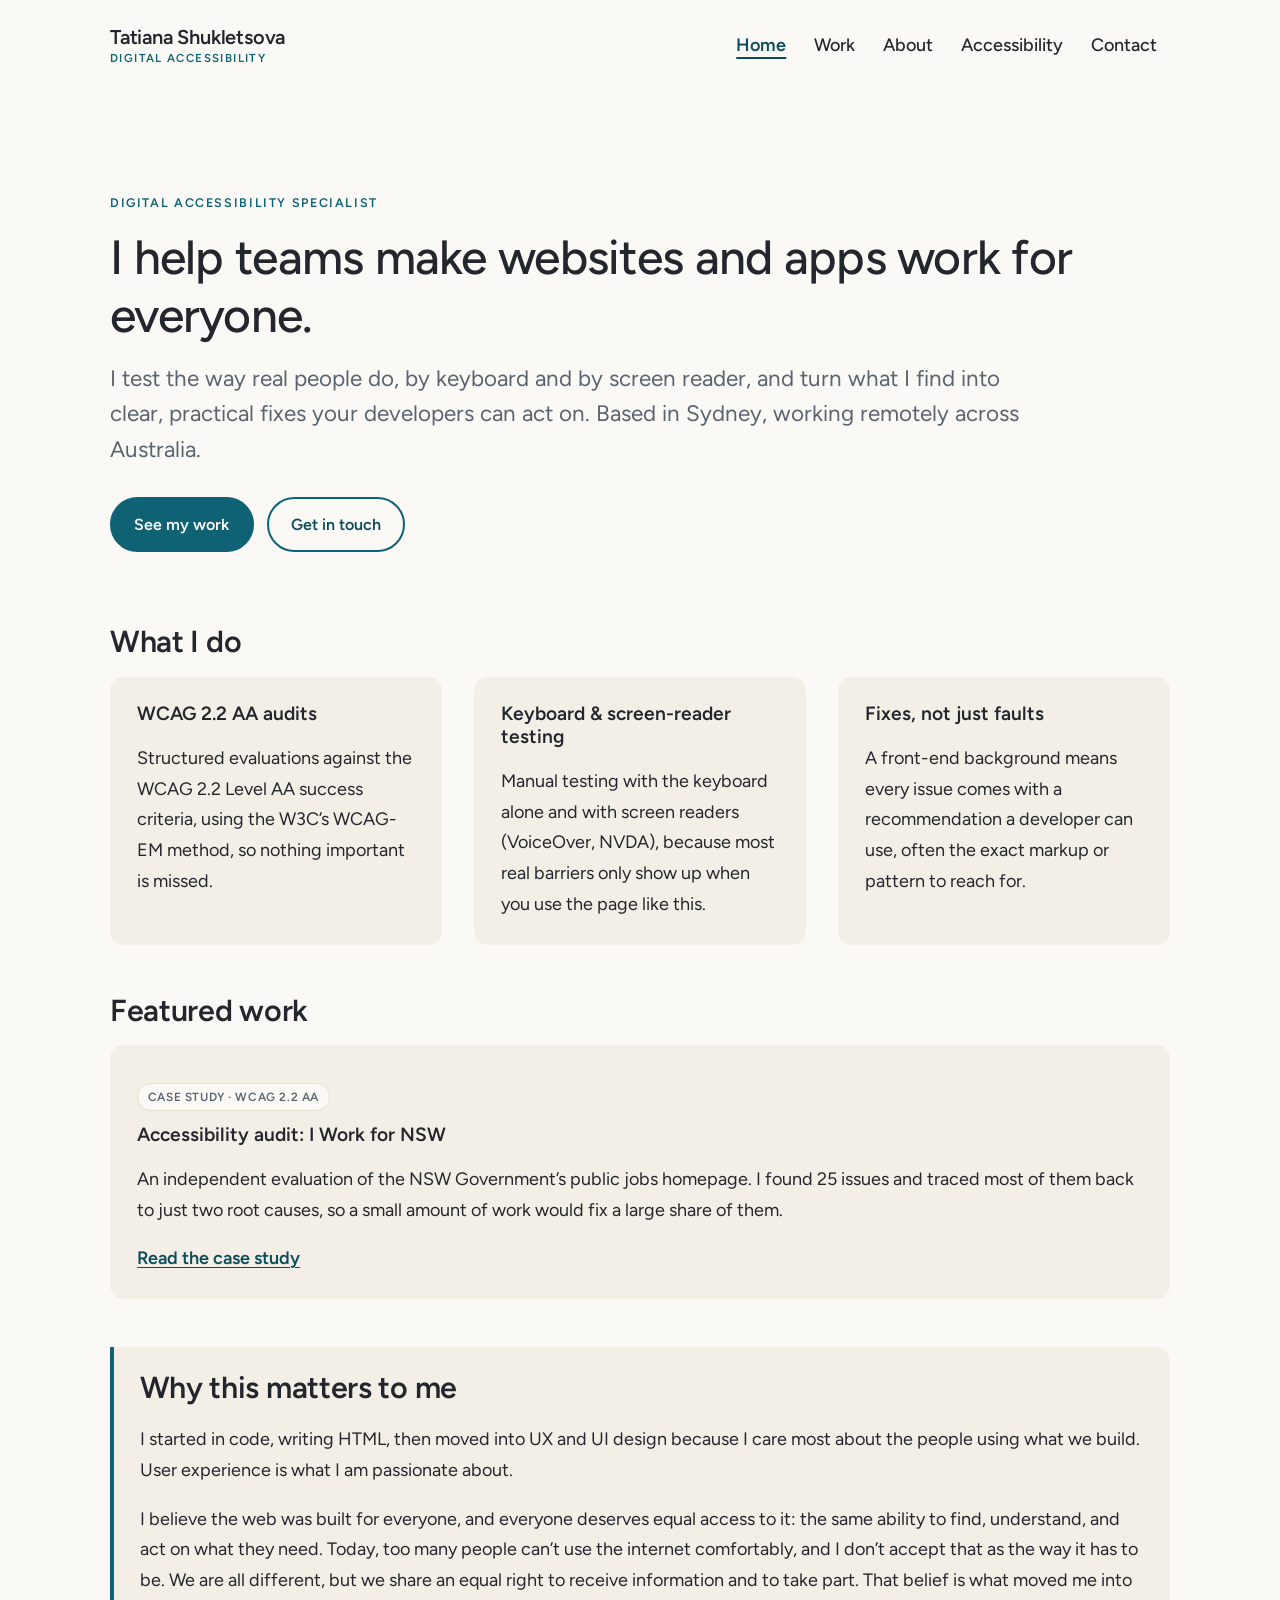
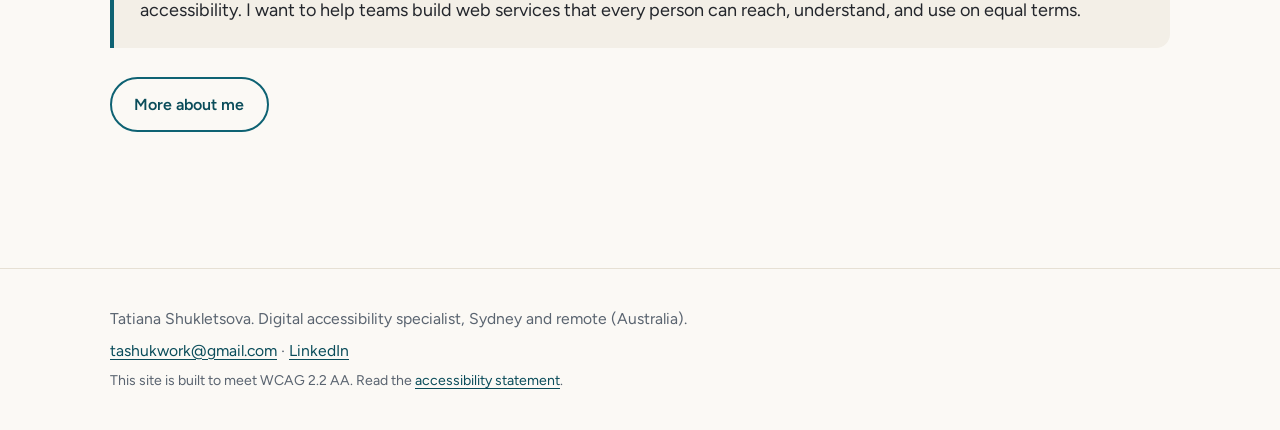
<file: index.html>
<!DOCTYPE html>
<html lang="en-AU">
<head>
  <meta charset="utf-8">
  <meta name="viewport" content="width=device-width, initial-scale=1">
  <title>Tatiana Shukletsova | Digital accessibility specialist</title>
  <meta name="description" content="Digital accessibility specialist in Sydney and remote across Australia. WCAG 2.2 AA audits, keyboard and screen-reader testing, and clear fixes developers can use.">
  <link rel="stylesheet" href="assets/style.css?v=3">
</head>
<body>
  <a class="skip-link" href="#main">Skip to main content</a>

  <header class="site-header">
    <div class="wrap header-inner">
      <a class="brand" href="index.html">Tatiana Shukletsova<span class="brand-sub">Digital accessibility</span></a>
      <nav class="site-nav" aria-label="Primary">
        <ul>
          <li><a href="index.html" aria-current="page">Home</a></li>
          <li><a href="work.html">Work</a></li>
          <li><a href="about.html">About</a></li>
          <li><a href="accessibility.html">Accessibility</a></li>
          <li><a href="contact.html">Contact</a></li>
        </ul>
      </nav>
    </div>
  </header>

  <main id="main" tabindex="-1" class="wrap">
    <section class="hero">
      <p class="eyebrow">Digital accessibility specialist</p>
      <h1>I help teams make websites and apps work for everyone.</h1>
      <p class="lede">I test the way real people do, by keyboard and by screen reader, and turn what I find into clear, practical fixes your developers can act on. Based in Sydney, working remotely across Australia.</p>
      <div class="btn-row">
        <a class="btn btn-primary" href="work.html">See my work</a>
        <a class="btn btn-ghost" href="contact.html">Get in touch</a>
      </div>
    </section>

    <section class="section" aria-labelledby="what-h">
      <h2 id="what-h">What I do</h2>
      <div class="grid cols-3">
        <div class="card">
          <h3>WCAG 2.2 AA audits</h3>
          <p>Structured evaluations against the WCAG&nbsp;2.2 Level&nbsp;AA success criteria, using the W3C&rsquo;s WCAG-EM method, so nothing important is missed.</p>
        </div>
        <div class="card">
          <h3>Keyboard &amp; screen-reader testing</h3>
          <p>Manual testing with the keyboard alone and with screen readers (VoiceOver, NVDA), because most real barriers only show up when you use the page like this.</p>
        </div>
        <div class="card">
          <h3>Fixes, not just faults</h3>
          <p>A front-end background means every issue comes with a recommendation a developer can use, often the exact markup or pattern to reach for.</p>
        </div>
      </div>
    </section>

    <section class="section" aria-labelledby="featured-h">
      <h2 id="featured-h">Featured work</h2>
      <a class="card-link" href="case-iworkfornsw.html">
        <div class="card">
          <p class="tag">Case study &middot; WCAG 2.2 AA</p>
          <h3>Accessibility audit: I Work for NSW</h3>
          <p>An independent evaluation of the NSW Government&rsquo;s public jobs homepage. I found 25 issues and traced most of them back to just two root causes, so a small amount of work would fix a large share of them.</p>
          <p class="more">Read the case study</p>
        </div>
      </a>
    </section>

    <section class="section" aria-labelledby="why-h">
      <div class="callout">
        <h2 id="why-h">Why this matters to me</h2>
        <p>I started in code, writing HTML, then moved into UX and UI design because I care most about the people using what we build. User experience is what I am passionate about.</p>
        <p>I believe the web was built for everyone, and everyone deserves equal access to it: the same ability to find, understand, and act on what they need. Today, too many people can&rsquo;t use the internet comfortably, and I don&rsquo;t accept that as the way it has to be. We are all different, but we share an equal right to receive information and to take part. That belief is what moved me into accessibility. I want to help teams build web services that every person can reach, understand, and use on equal terms.</p>
      </div>
      <div class="btn-row">
        <a class="btn btn-ghost" href="about.html">More about me</a>
      </div>
    </section>
  </main>

  <footer class="site-footer">
    <div class="wrap">
      <p>Tatiana Shukletsova. Digital accessibility specialist, Sydney and remote (Australia).</p>
      <p><a href="mailto:tashukwork@gmail.com">tashukwork@gmail.com</a> &middot; <a href="https://www.linkedin.com/in/tatianashuk">LinkedIn</a></p>
      <p class="fineprint">This site is built to meet WCAG&nbsp;2.2&nbsp;AA. Read the <a href="accessibility.html">accessibility statement</a>.</p>
    </div>
  </footer>
</body>
</html>
</file>
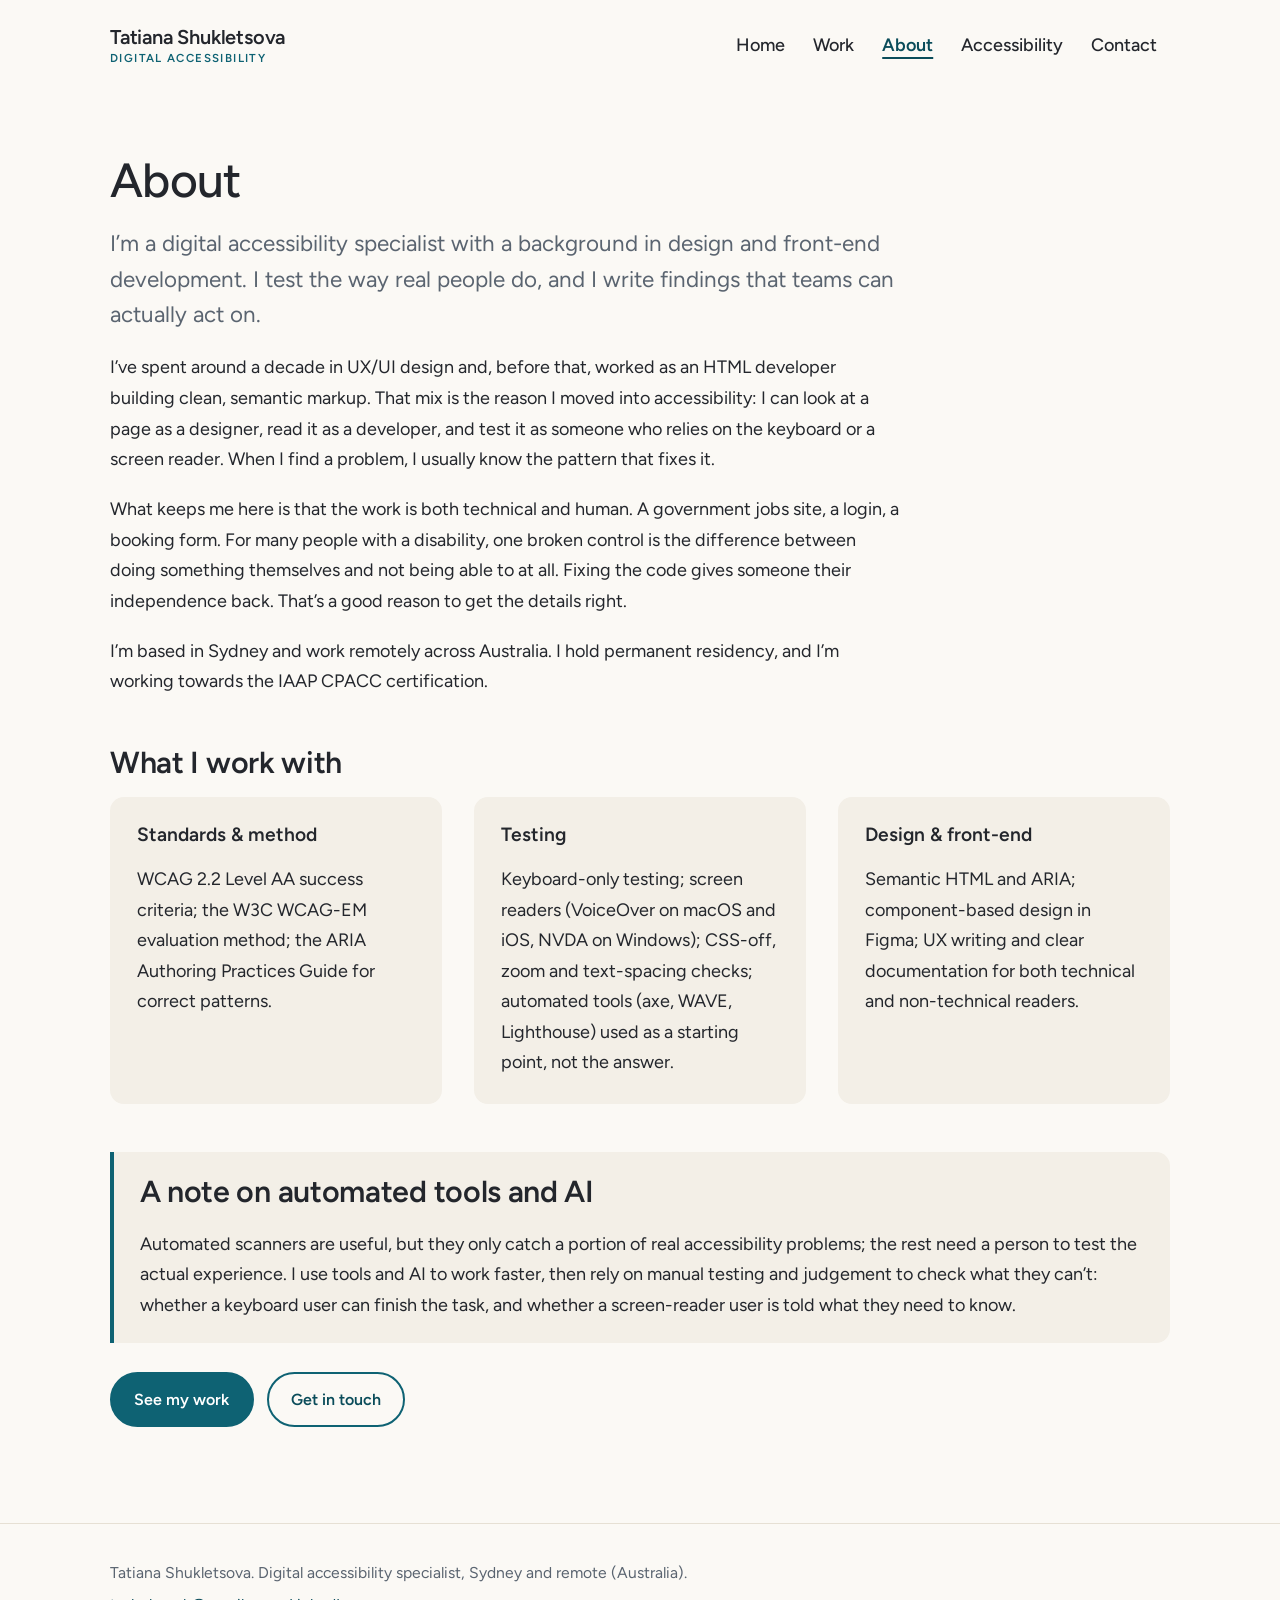
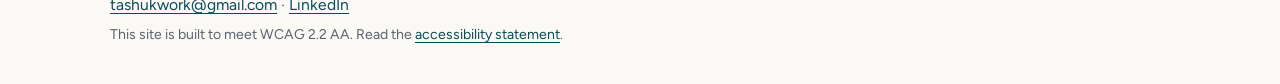
<file: about.html>
<!DOCTYPE html>
<html lang="en-AU">
<head>
  <meta charset="utf-8">
  <meta name="viewport" content="width=device-width, initial-scale=1">
  <title>About | Tatiana Shukletsova</title>
  <meta name="description" content="Tatiana Shukletsova is a digital accessibility specialist with a background in UX/UI design and front-end development, based in Sydney and working remotely across Australia.">
  <link rel="stylesheet" href="assets/style.css?v=3">
</head>
<body>
  <a class="skip-link" href="#main">Skip to main content</a>

  <header class="site-header">
    <div class="wrap header-inner">
      <a class="brand" href="index.html">Tatiana Shukletsova<span class="brand-sub">Digital accessibility</span></a>
      <nav class="site-nav" aria-label="Primary">
        <ul>
          <li><a href="index.html">Home</a></li>
          <li><a href="work.html">Work</a></li>
          <li><a href="about.html" aria-current="page">About</a></li>
          <li><a href="accessibility.html">Accessibility</a></li>
          <li><a href="contact.html">Contact</a></li>
        </ul>
      </nav>
    </div>
  </header>

  <main id="main" tabindex="-1" class="wrap">
    <h1>About</h1>
    <div class="prose">
      <p class="lede">I&rsquo;m a digital accessibility specialist with a background in design and front-end development. I test the way real people do, and I write findings that teams can actually act on.</p>

      <p>I&rsquo;ve spent around a decade in UX/UI design and, before that, worked as an HTML developer building clean, semantic markup. That mix is the reason I moved into accessibility: I can look at a page as a designer, read it as a developer, and test it as someone who relies on the keyboard or a screen reader. When I find a problem, I usually know the pattern that fixes it.</p>

      <p>What keeps me here is that the work is both technical and human. A government jobs site, a login, a booking form. For many people with a disability, one broken control is the difference between doing something themselves and not being able to at all. Fixing the code gives someone their independence back. That&rsquo;s a good reason to get the details right.</p>

      <p>I&rsquo;m based in Sydney and work remotely across Australia. I hold permanent residency, and I&rsquo;m working towards the IAAP CPACC certification.</p>
    </div>

    <section class="section" aria-labelledby="skills-h">
      <h2 id="skills-h">What I work with</h2>
      <div class="grid cols-3">
        <div class="card">
          <h3>Standards &amp; method</h3>
          <p>WCAG&nbsp;2.2 Level&nbsp;AA success criteria; the W3C WCAG-EM evaluation method; the ARIA Authoring Practices Guide for correct patterns.</p>
        </div>
        <div class="card">
          <h3>Testing</h3>
          <p>Keyboard-only testing; screen readers (VoiceOver on macOS and iOS, NVDA on Windows); CSS-off, zoom and text-spacing checks; automated tools (axe, WAVE, Lighthouse) used as a starting point, not the answer.</p>
        </div>
        <div class="card">
          <h3>Design &amp; front-end</h3>
          <p>Semantic HTML and ARIA; component-based design in Figma; UX writing and clear documentation for both technical and non-technical readers.</p>
        </div>
      </div>
    </section>

    <div class="callout">
      <h2>A note on automated tools and AI</h2>
      <p>Automated scanners are useful, but they only catch a portion of real accessibility problems; the rest need a person to test the actual experience. I use tools and AI to work faster, then rely on manual testing and judgement to check what they can&rsquo;t: whether a keyboard user can finish the task, and whether a screen-reader user is told what they need to know.</p>
    </div>

    <div class="btn-row">
      <a class="btn btn-primary" href="work.html">See my work</a>
      <a class="btn btn-ghost" href="contact.html">Get in touch</a>
    </div>
  </main>

  <footer class="site-footer">
    <div class="wrap">
      <p>Tatiana Shukletsova. Digital accessibility specialist, Sydney and remote (Australia).</p>
      <p><a href="mailto:tashukwork@gmail.com">tashukwork@gmail.com</a> &middot; <a href="https://www.linkedin.com/in/tatianashuk">LinkedIn</a></p>
      <p class="fineprint">This site is built to meet WCAG&nbsp;2.2&nbsp;AA. Read the <a href="accessibility.html">accessibility statement</a>.</p>
    </div>
  </footer>
</body>
</html>
</file>
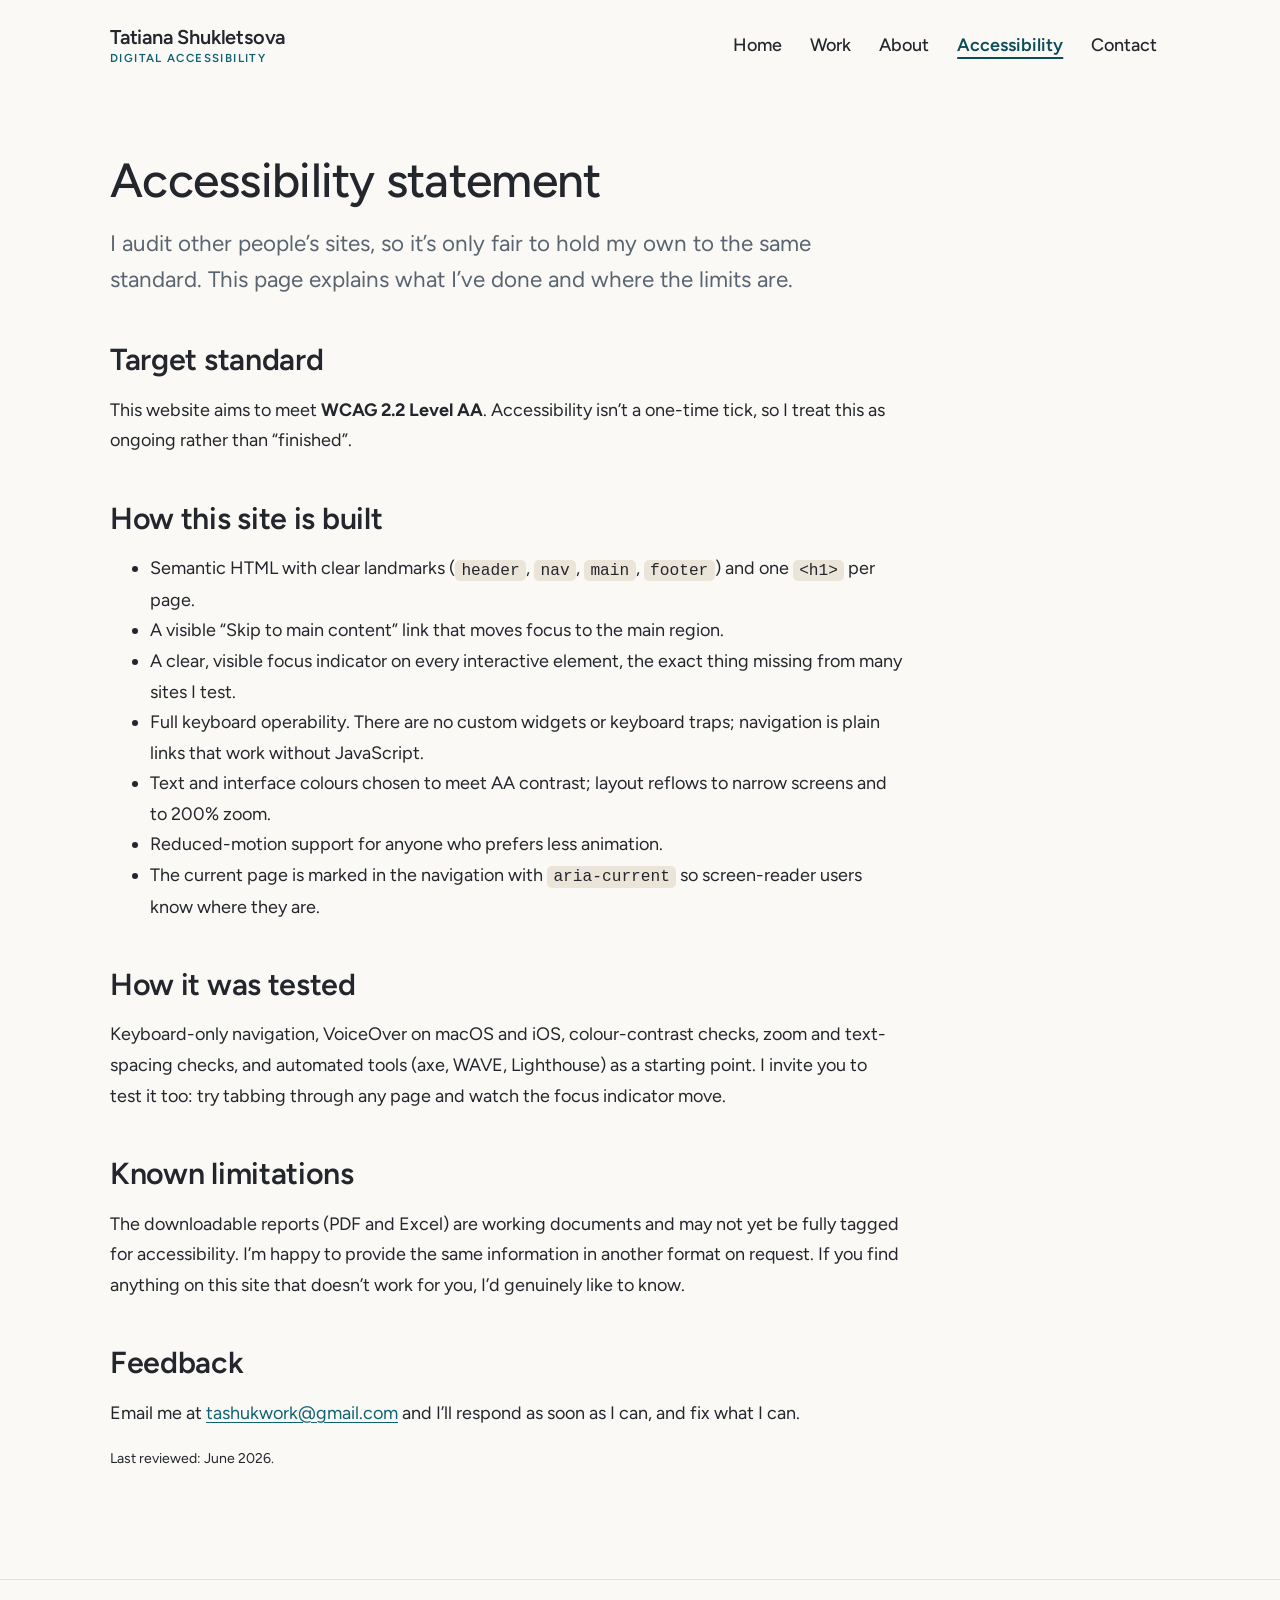
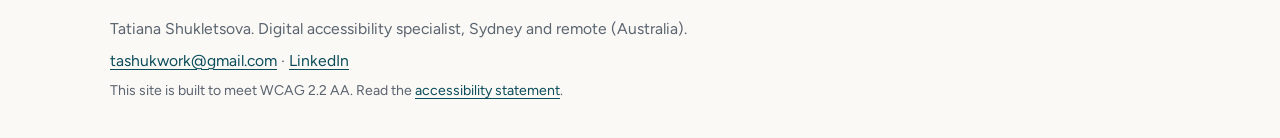
<file: accessibility.html>
<!DOCTYPE html>
<html lang="en-AU">
<head>
  <meta charset="utf-8">
  <meta name="viewport" content="width=device-width, initial-scale=1">
  <title>Accessibility statement | Tatiana Shukletsova</title>
  <meta name="description" content="Accessibility statement for Tatiana Shukletsova's portfolio: target standard, measures taken, known limitations, and how to give feedback.">
  <link rel="stylesheet" href="assets/style.css?v=3">
</head>
<body>
  <a class="skip-link" href="#main">Skip to main content</a>

  <header class="site-header">
    <div class="wrap header-inner">
      <a class="brand" href="index.html">Tatiana Shukletsova<span class="brand-sub">Digital accessibility</span></a>
      <nav class="site-nav" aria-label="Primary">
        <ul>
          <li><a href="index.html">Home</a></li>
          <li><a href="work.html">Work</a></li>
          <li><a href="about.html">About</a></li>
          <li><a href="accessibility.html" aria-current="page">Accessibility</a></li>
          <li><a href="contact.html">Contact</a></li>
        </ul>
      </nav>
    </div>
  </header>

  <main id="main" tabindex="-1" class="wrap">
    <h1>Accessibility statement</h1>
    <div class="prose">
      <p class="lede">I audit other people&rsquo;s sites, so it&rsquo;s only fair to hold my own to the same standard. This page explains what I&rsquo;ve done and where the limits are.</p>

      <h2>Target standard</h2>
      <p>This website aims to meet <strong>WCAG&nbsp;2.2 Level&nbsp;AA</strong>. Accessibility isn&rsquo;t a one-time tick, so I treat this as ongoing rather than &ldquo;finished&rdquo;.</p>

      <h2>How this site is built</h2>
      <ul>
        <li>Semantic HTML with clear landmarks (<code>header</code>, <code>nav</code>, <code>main</code>, <code>footer</code>) and one <code>&lt;h1&gt;</code> per page.</li>
        <li>A visible &ldquo;Skip to main content&rdquo; link that moves focus to the main region.</li>
        <li>A clear, visible focus indicator on every interactive element, the exact thing missing from many sites I test.</li>
        <li>Full keyboard operability. There are no custom widgets or keyboard traps; navigation is plain links that work without JavaScript.</li>
        <li>Text and interface colours chosen to meet AA contrast; layout reflows to narrow screens and to 200% zoom.</li>
        <li>Reduced-motion support for anyone who prefers less animation.</li>
        <li>The current page is marked in the navigation with <code>aria-current</code> so screen-reader users know where they are.</li>
      </ul>

      <h2>How it was tested</h2>
      <p>Keyboard-only navigation, VoiceOver on macOS and iOS, colour-contrast checks, zoom and text-spacing checks, and automated tools (axe, WAVE, Lighthouse) as a starting point. I invite you to test it too: try tabbing through any page and watch the focus indicator move.</p>

      <h2>Known limitations</h2>
      <p>The downloadable reports (PDF and Excel) are working documents and may not yet be fully tagged for accessibility. I&rsquo;m happy to provide the same information in another format on request. If you find anything on this site that doesn&rsquo;t work for you, I&rsquo;d genuinely like to know.</p>

      <h2>Feedback</h2>
      <p>Email me at <a href="mailto:tashukwork@gmail.com">tashukwork@gmail.com</a> and I&rsquo;ll respond as soon as I can, and fix what I can.</p>

      <p class="fineprint">Last reviewed: June&nbsp;2026.</p>
    </div>
  </main>

  <footer class="site-footer">
    <div class="wrap">
      <p>Tatiana Shukletsova. Digital accessibility specialist, Sydney and remote (Australia).</p>
      <p><a href="mailto:tashukwork@gmail.com">tashukwork@gmail.com</a> &middot; <a href="https://www.linkedin.com/in/tatianashuk">LinkedIn</a></p>
      <p class="fineprint">This site is built to meet WCAG&nbsp;2.2&nbsp;AA. Read the <a href="accessibility.html">accessibility statement</a>.</p>
    </div>
  </footer>
</body>
</html>
</file>
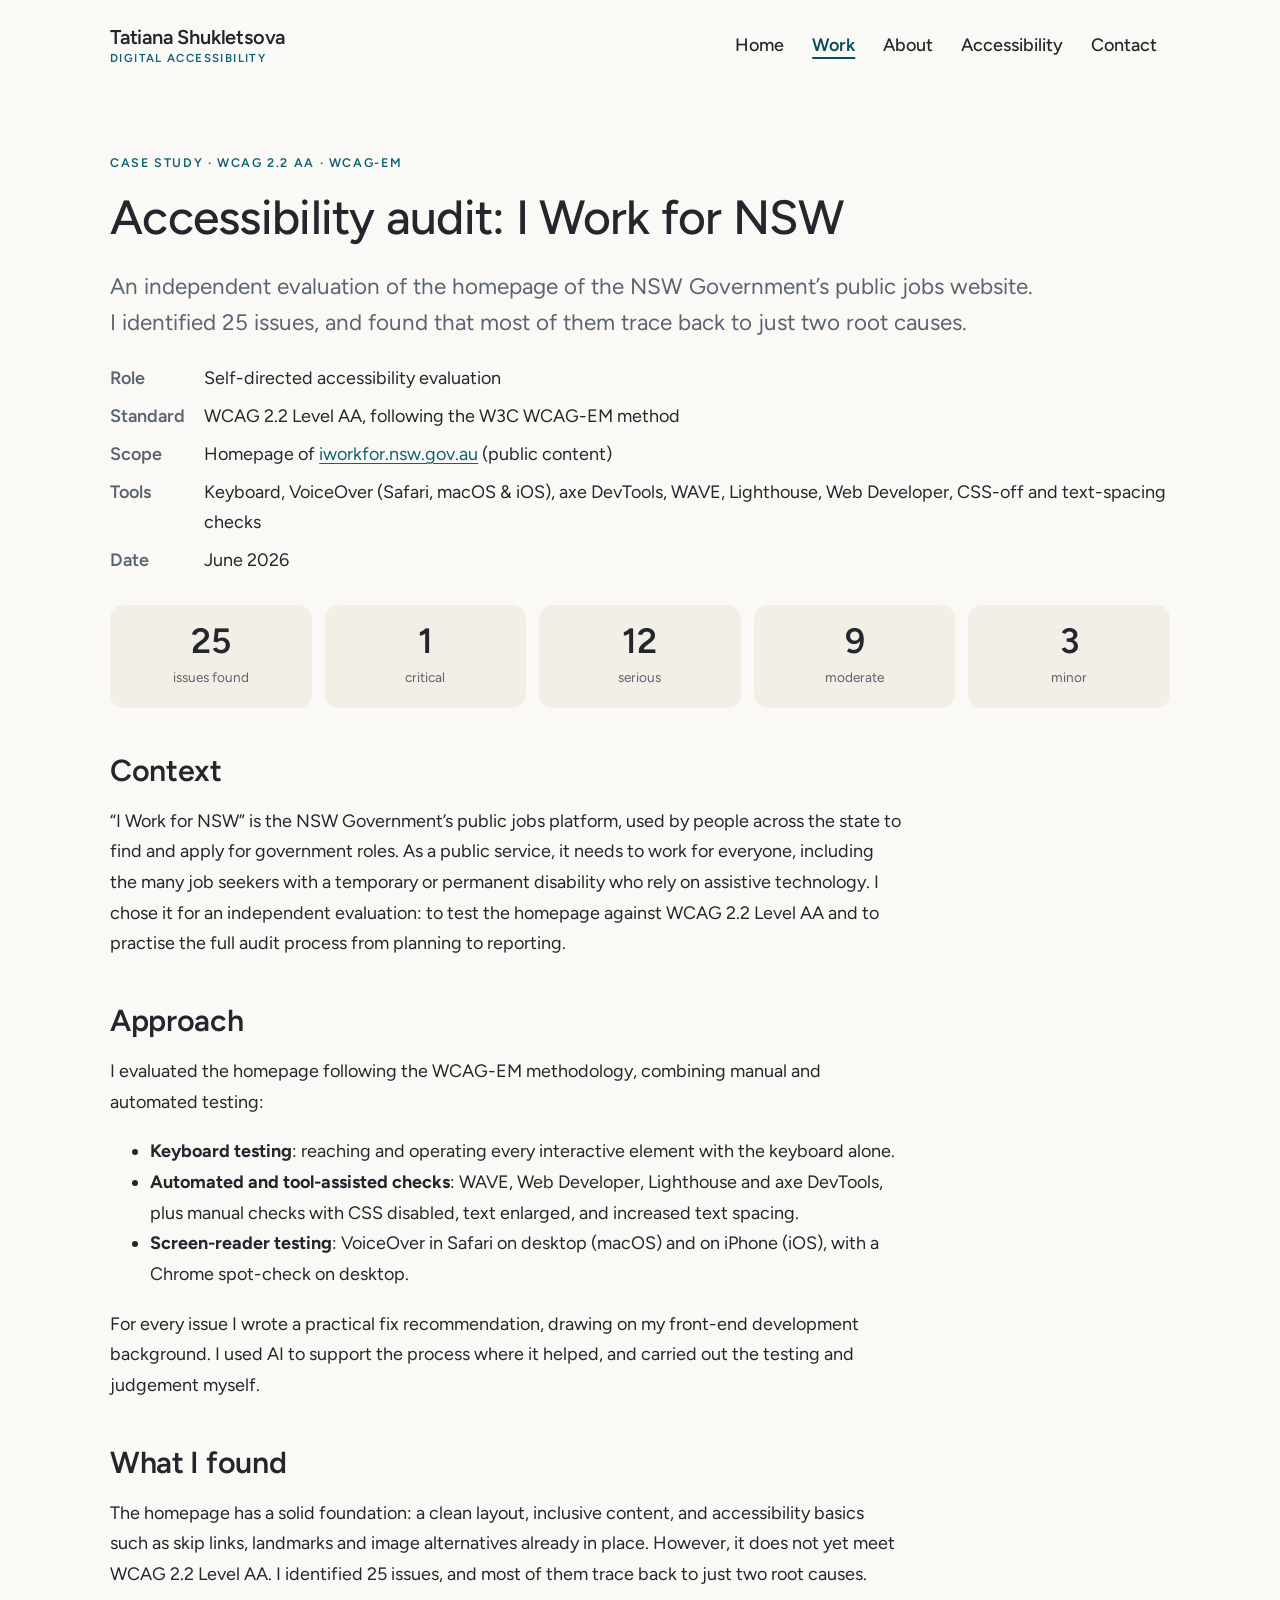
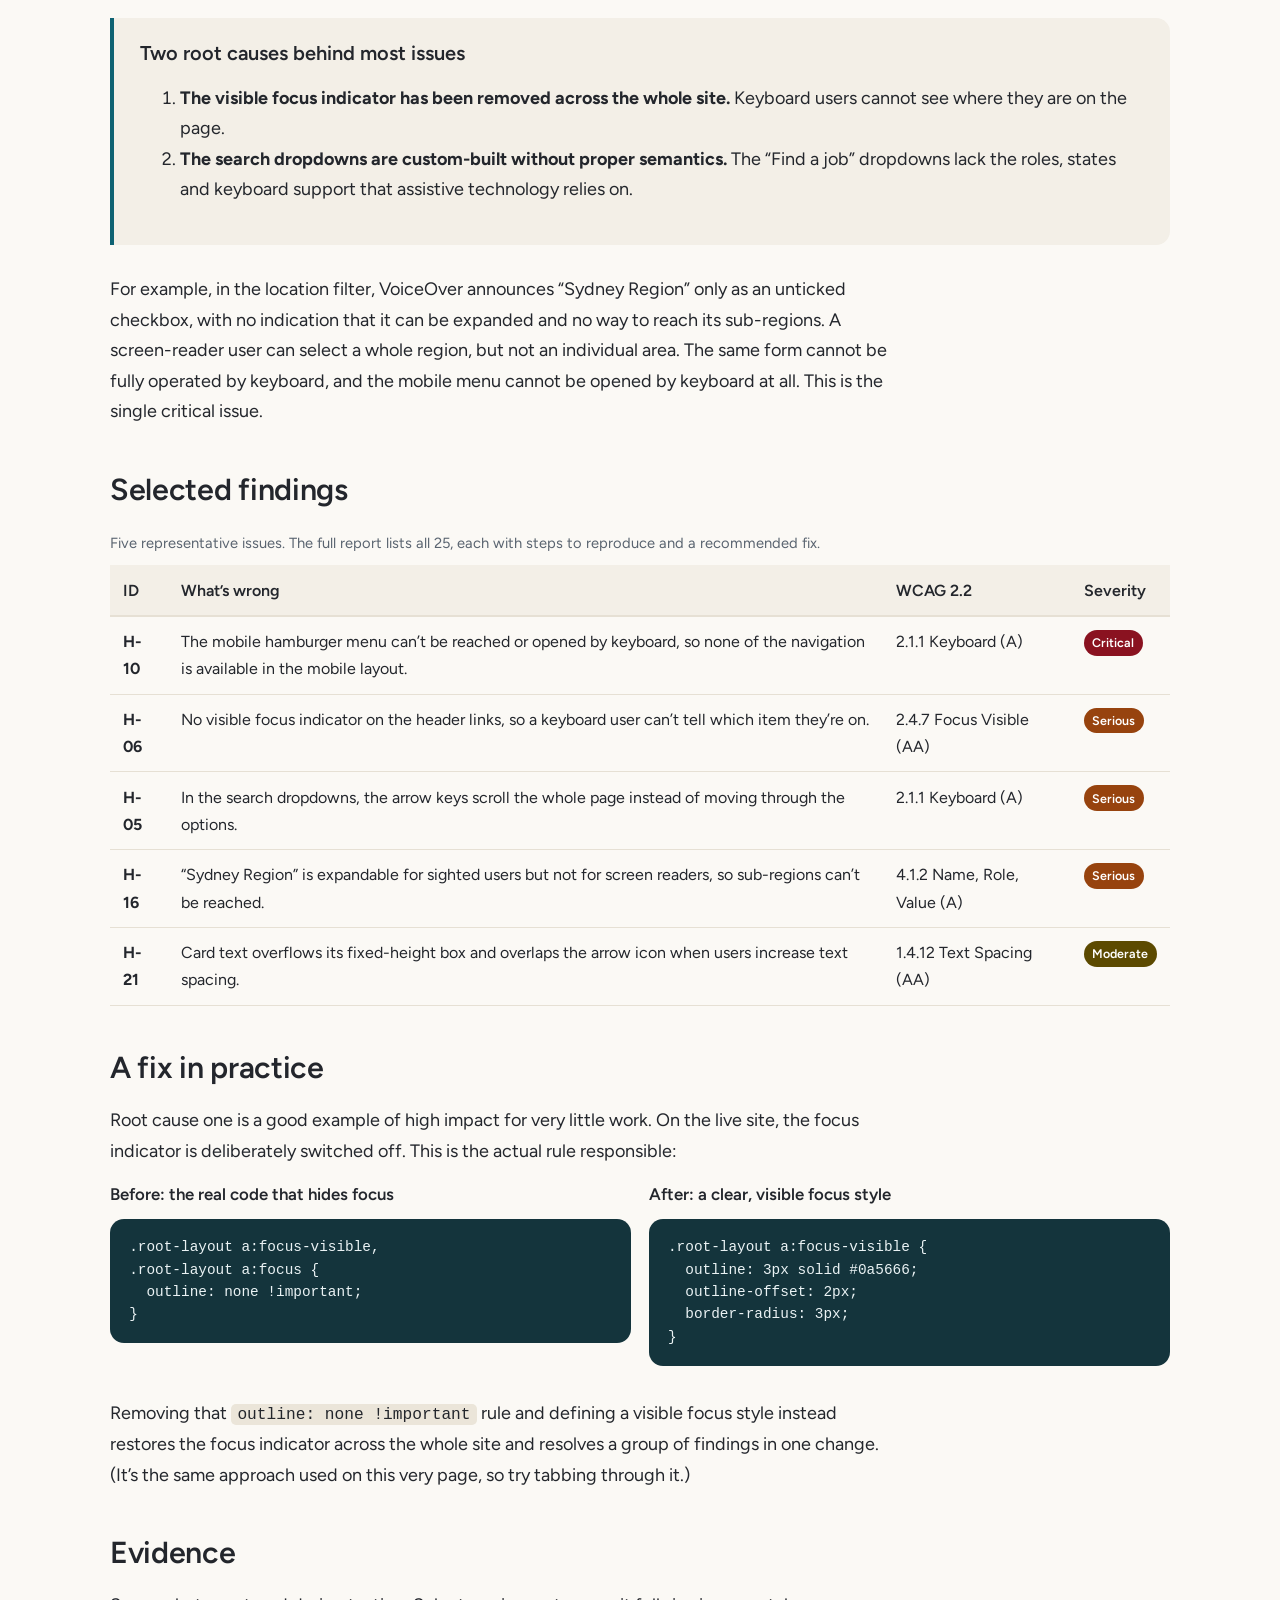
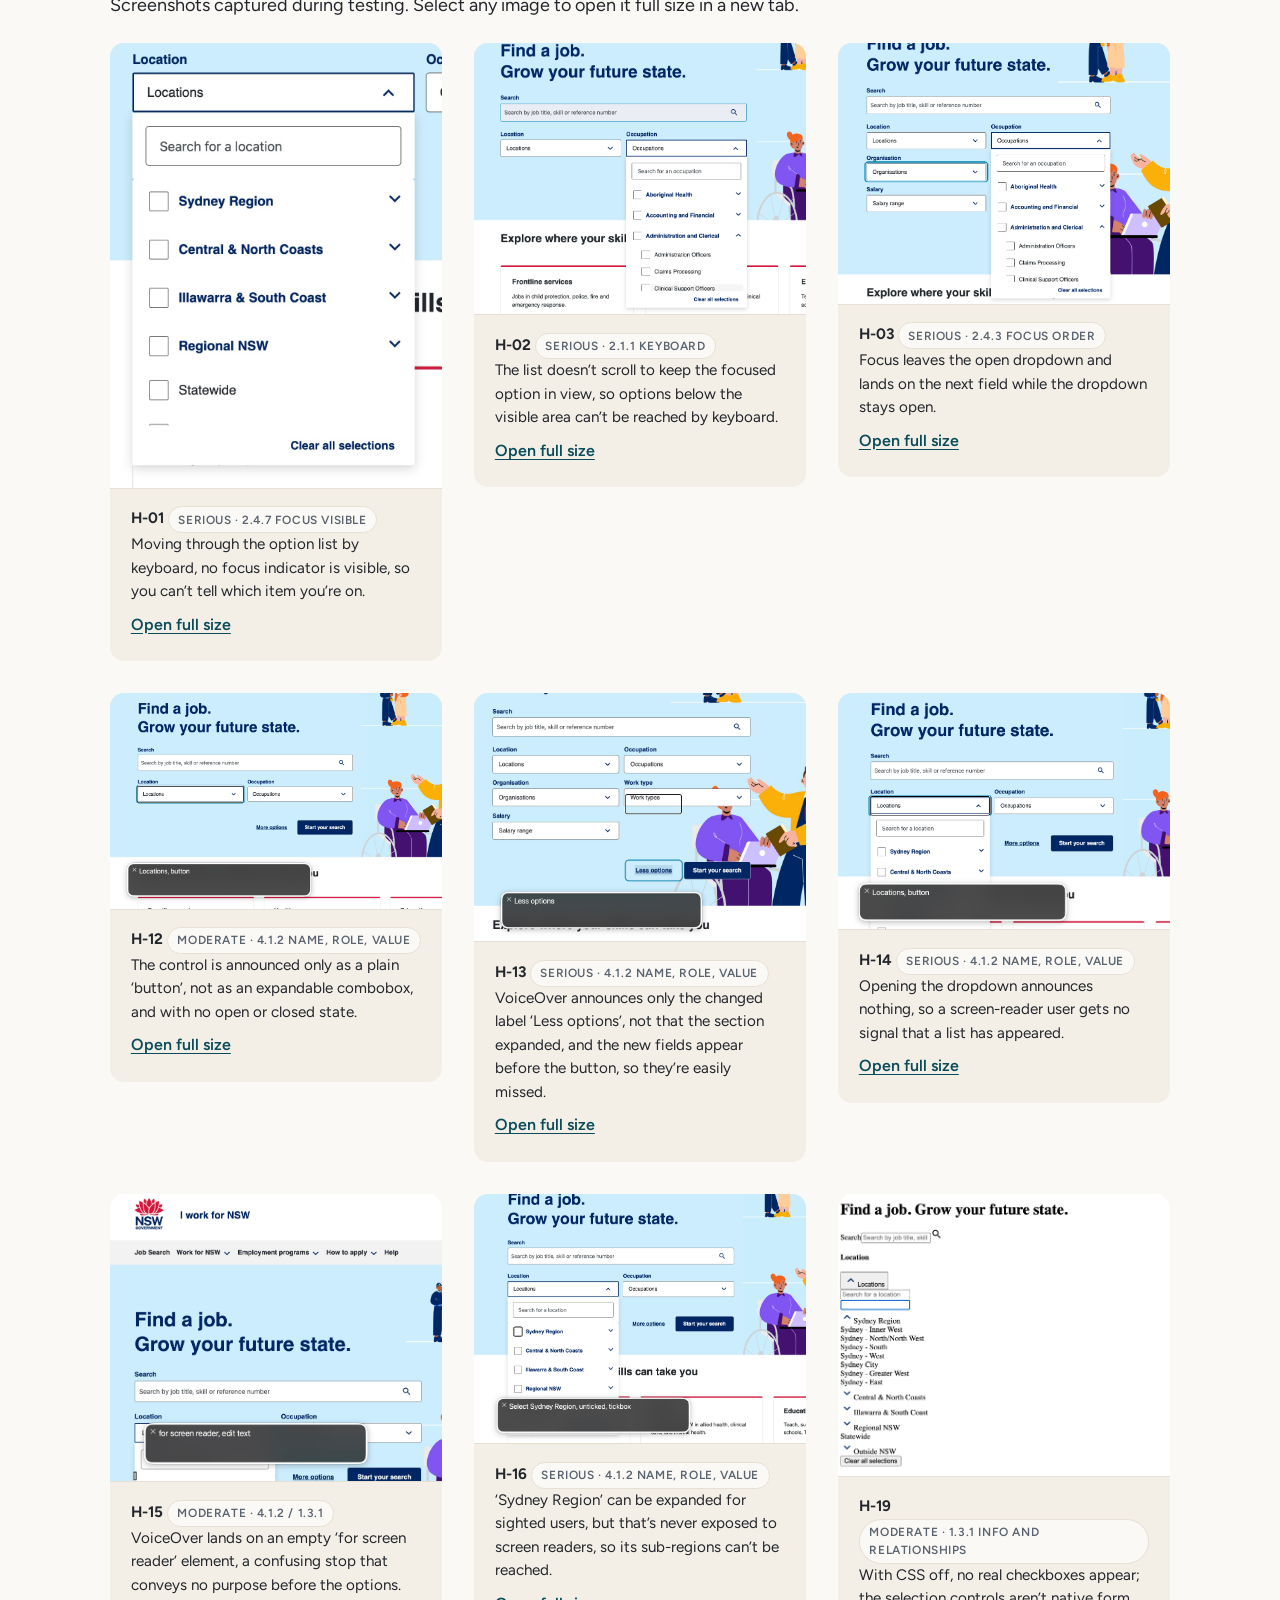
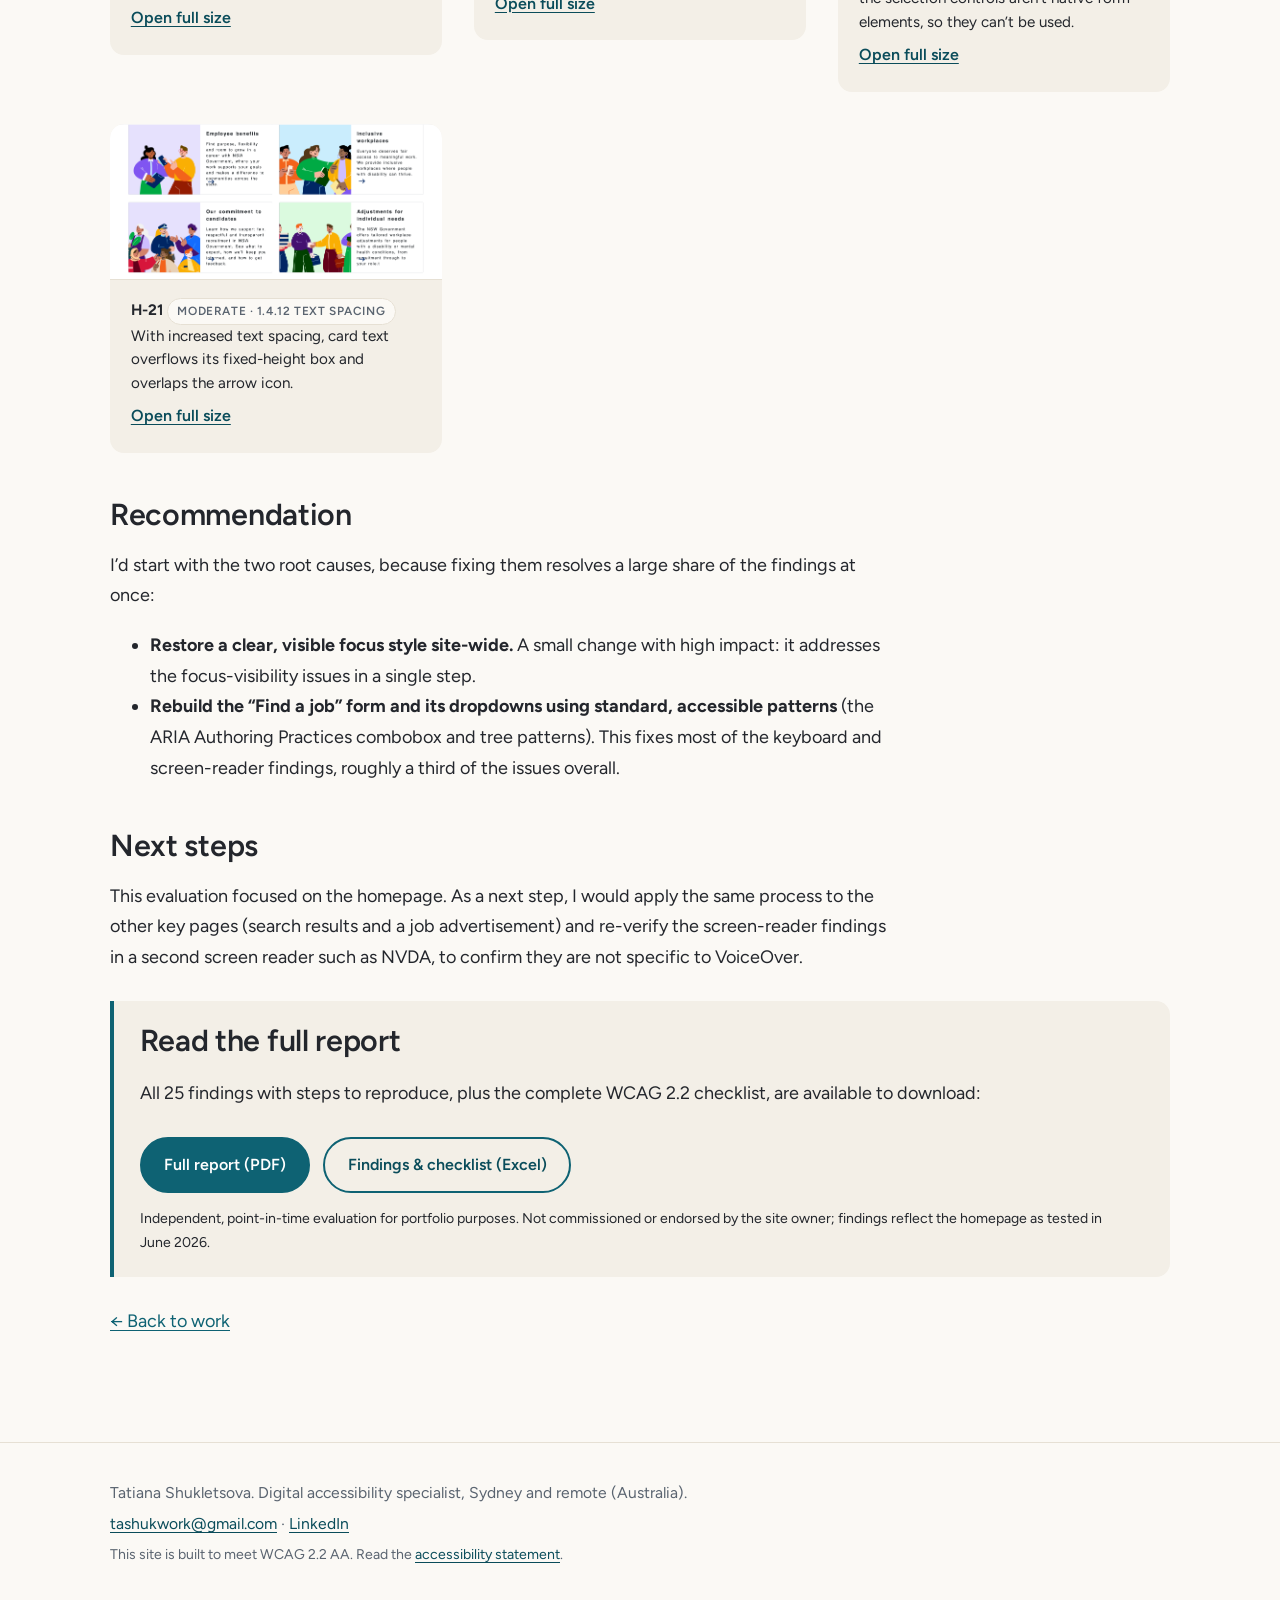
<file: case-iworkfornsw.html>
<!DOCTYPE html>
<html lang="en-AU">
<head>
  <meta charset="utf-8">
  <meta name="viewport" content="width=device-width, initial-scale=1">
  <title>Accessibility audit: I Work for NSW | Tatiana Shukletsova</title>
  <meta name="description" content="Independent WCAG 2.2 AA evaluation of the I Work for NSW homepage: 25 issues, two root causes, and clear fixes. Keyboard and VoiceOver testing by Tatiana Shukletsova.">
  <link rel="stylesheet" href="assets/style.css?v=3">
</head>
<body>
  <a class="skip-link" href="#main">Skip to main content</a>

  <header class="site-header">
    <div class="wrap header-inner">
      <a class="brand" href="index.html">Tatiana Shukletsova<span class="brand-sub">Digital accessibility</span></a>
      <nav class="site-nav" aria-label="Primary">
        <ul>
          <li><a href="index.html">Home</a></li>
          <li><a href="work.html" aria-current="page">Work</a></li>
          <li><a href="about.html">About</a></li>
          <li><a href="accessibility.html">Accessibility</a></li>
          <li><a href="contact.html">Contact</a></li>
        </ul>
      </nav>
    </div>
  </header>

  <main id="main" tabindex="-1" class="wrap">
    <p class="eyebrow">Case study &middot; WCAG 2.2 AA &middot; WCAG-EM</p>
    <h1>Accessibility audit: I Work for NSW</h1>
    <p class="lede">An independent evaluation of the homepage of the NSW Government&rsquo;s public jobs website. I identified 25 issues, and found that most of them trace back to just two root causes.</p>

    <dl class="meta">
      <dt>Role</dt><dd>Self-directed accessibility evaluation</dd>
      <dt>Standard</dt><dd>WCAG&nbsp;2.2 Level&nbsp;AA, following the W3C WCAG-EM method</dd>
      <dt>Scope</dt><dd>Homepage of <a href="https://iworkfor.nsw.gov.au/">iworkfor.nsw.gov.au</a> (public content)</dd>
      <dt>Tools</dt><dd>Keyboard, VoiceOver (Safari, macOS &amp; iOS), axe DevTools, WAVE, Lighthouse, Web Developer, CSS-off and text-spacing checks</dd>
      <dt>Date</dt><dd>June 2026</dd>
    </dl>

    <div class="stats" aria-label="Findings by severity">
      <div class="stat"><span class="num">25</span><span class="lbl">issues found</span></div>
      <div class="stat"><span class="num">1</span><span class="lbl">critical</span></div>
      <div class="stat"><span class="num">12</span><span class="lbl">serious</span></div>
      <div class="stat"><span class="num">9</span><span class="lbl">moderate</span></div>
      <div class="stat"><span class="num">3</span><span class="lbl">minor</span></div>
    </div>

    <div class="prose">
      <h2>Context</h2>
      <p>&ldquo;I Work for NSW&rdquo; is the NSW Government&rsquo;s public jobs platform, used by people across the state to find and apply for government roles. As a public service, it needs to work for everyone, including the many job seekers with a temporary or permanent disability who rely on assistive technology. I chose it for an independent evaluation: to test the homepage against WCAG&nbsp;2.2 Level&nbsp;AA and to practise the full audit process from planning to reporting.</p>

      <h2>Approach</h2>
      <p>I evaluated the homepage following the WCAG-EM methodology, combining manual and automated testing:</p>
      <ul>
        <li><strong>Keyboard testing</strong>: reaching and operating every interactive element with the keyboard alone.</li>
        <li><strong>Automated and tool-assisted checks</strong>: WAVE, Web Developer, Lighthouse and axe DevTools, plus manual checks with CSS disabled, text enlarged, and increased text spacing.</li>
        <li><strong>Screen-reader testing</strong>: VoiceOver in Safari on desktop (macOS) and on iPhone (iOS), with a Chrome spot-check on desktop.</li>
      </ul>
      <p>For every issue I wrote a practical fix recommendation, drawing on my front-end development background. I used AI to support the process where it helped, and carried out the testing and judgement myself.</p>

      <h2>What I found</h2>
      <p>The homepage has a solid foundation: a clean layout, inclusive content, and accessibility basics such as skip links, landmarks and image alternatives already in place. However, it does not yet meet WCAG&nbsp;2.2 Level&nbsp;AA. I identified 25 issues, and most of them trace back to just two root causes.</p>
    </div>

    <div class="callout">
      <h3>Two root causes behind most issues</h3>
      <ol>
        <li><strong>The visible focus indicator has been removed across the whole site.</strong> Keyboard users cannot see where they are on the page.</li>
        <li><strong>The search dropdowns are custom-built without proper semantics.</strong> The &ldquo;Find a job&rdquo; dropdowns lack the roles, states and keyboard support that assistive technology relies on.</li>
      </ol>
    </div>

    <div class="prose">
      <p>For example, in the location filter, VoiceOver announces &ldquo;Sydney Region&rdquo; only as an unticked checkbox, with no indication that it can be expanded and no way to reach its sub-regions. A screen-reader user can select a whole region, but not an individual area. The same form cannot be fully operated by keyboard, and the mobile menu cannot be opened by keyboard at all. This is the single critical issue.</p>
    </div>

    <h2>Selected findings</h2>
    <div class="table-scroll">
      <table>
        <caption>Five representative issues. The full report lists all 25, each with steps to reproduce and a recommended fix.</caption>
        <thead>
          <tr>
            <th scope="col">ID</th>
            <th scope="col">What&rsquo;s wrong</th>
            <th scope="col">WCAG&nbsp;2.2</th>
            <th scope="col">Severity</th>
          </tr>
        </thead>
        <tbody>
          <tr>
            <th scope="row">H-10</th>
            <td>The mobile hamburger menu can&rsquo;t be reached or opened by keyboard, so none of the navigation is available in the mobile layout.</td>
            <td>2.1.1 Keyboard (A)</td>
            <td><span class="sev sev-critical">Critical</span></td>
          </tr>
          <tr>
            <th scope="row">H-06</th>
            <td>No visible focus indicator on the header links, so a keyboard user can&rsquo;t tell which item they&rsquo;re on.</td>
            <td>2.4.7 Focus Visible (AA)</td>
            <td><span class="sev sev-serious">Serious</span></td>
          </tr>
          <tr>
            <th scope="row">H-05</th>
            <td>In the search dropdowns, the arrow keys scroll the whole page instead of moving through the options.</td>
            <td>2.1.1 Keyboard (A)</td>
            <td><span class="sev sev-serious">Serious</span></td>
          </tr>
          <tr>
            <th scope="row">H-16</th>
            <td>&ldquo;Sydney Region&rdquo; is expandable for sighted users but not for screen readers, so sub-regions can&rsquo;t be reached.</td>
            <td>4.1.2 Name, Role, Value (A)</td>
            <td><span class="sev sev-serious">Serious</span></td>
          </tr>
          <tr>
            <th scope="row">H-21</th>
            <td>Card text overflows its fixed-height box and overlaps the arrow icon when users increase text spacing.</td>
            <td>1.4.12 Text Spacing (AA)</td>
            <td><span class="sev sev-moderate">Moderate</span></td>
          </tr>
        </tbody>
      </table>
    </div>

    <h2>A fix in practice</h2>
    <p class="prose">Root cause one is a good example of high impact for very little work. On the live site, the focus indicator is deliberately switched off. This is the actual rule responsible:</p>
    <div class="fix-grid">
      <div>
        <h3>Before: the real code that hides focus</h3>
        <pre><code>.root-layout a:focus-visible,
.root-layout a:focus {
  outline: none !important;
}</code></pre>
      </div>
      <div>
        <h3>After: a clear, visible focus style</h3>
        <pre><code>.root-layout a:focus-visible {
  outline: 3px solid #0a5666;
  outline-offset: 2px;
  border-radius: 3px;
}</code></pre>
      </div>
    </div>
    <p class="prose">Removing that <code>outline: none !important</code> rule and defining a visible focus style instead restores the focus indicator across the whole site and resolves a group of findings in one change. (It&rsquo;s the same approach used on this very page, so try tabbing through it.)</p>

    <h2 id="evidence">Evidence</h2>
    <p class="prose">Screenshots captured during testing. Select any image to open it full size in a new tab.</p>
    <div class="gallery">
      <figure>
        <a href="assets/screenshots/H-01.jpg" target="_blank" rel="noopener">
          <img src="assets/screenshots/H-01.jpg" alt="Close-up of the open Location dropdown. The region options (Sydney Region, Central &amp; North Coasts, Illawarra &amp; South Coast, Regional NSW, Statewide) each show a checkbox and an expand chevron, but none shows a visible keyboard focus indicator.">
        </a>
        <figcaption><strong>H-01</strong> <span class="tag">Serious &middot; 2.4.7 Focus Visible</span><br>Moving through the option list by keyboard, no focus indicator is visible, so you can&rsquo;t tell which item you&rsquo;re on.<br><a class="figlink" href="assets/screenshots/H-01.jpg" target="_blank" rel="noopener">Open full size</a></figcaption>
      </figure>

      <figure>
        <a href="assets/screenshots/H-02.png" target="_blank" rel="noopener">
          <img src="assets/screenshots/H-02.png" alt="The Occupation dropdown open. The &lsquo;Administration and Clerical&rsquo; group is expanded, revealing Administration Officers, Claims Processing and Clinical Support Officers beneath it.">
        </a>
        <figcaption><strong>H-02</strong> <span class="tag">Serious &middot; 2.1.1 Keyboard</span><br>The list doesn&rsquo;t scroll to keep the focused option in view, so options below the visible area can&rsquo;t be reached by keyboard.<br><a class="figlink" href="assets/screenshots/H-02.png" target="_blank" rel="noopener">Open full size</a></figcaption>
      </figure>

      <figure>
        <a href="assets/screenshots/H-03.png" target="_blank" rel="noopener">
          <img src="assets/screenshots/H-03.png" alt="The search form with &lsquo;More options&rsquo; expanded (Organisation and Salary now shown). The Occupation dropdown is still open, yet the visible focus ring has moved out to the Organisation field.">
        </a>
        <figcaption><strong>H-03</strong> <span class="tag">Serious &middot; 2.4.3 Focus Order</span><br>Focus leaves the open dropdown and lands on the next field while the dropdown stays open.<br><a class="figlink" href="assets/screenshots/H-03.png" target="_blank" rel="noopener">Open full size</a></figcaption>
      </figure>

      <figure>
        <a href="assets/screenshots/H-12.png" target="_blank" rel="noopener">
          <img src="assets/screenshots/H-12.png" alt="The Location field focused with a visible outline. The VoiceOver caption reads &lsquo;Locations, button&rsquo;.">
        </a>
        <figcaption><strong>H-12</strong> <span class="tag">Moderate &middot; 4.1.2 Name, Role, Value</span><br>The control is announced only as a plain &lsquo;button&rsquo;, not as an expandable combobox, and with no open or closed state.<br><a class="figlink" href="assets/screenshots/H-12.png" target="_blank" rel="noopener">Open full size</a></figcaption>
      </figure>

      <figure>
        <a href="assets/screenshots/H-13.jpg" target="_blank" rel="noopener">
          <img src="assets/screenshots/H-13.jpg" alt="The search form after choosing More options, now showing Organisation, Work type and Salary. The toggle reads &lsquo;Less options&rsquo; and the VoiceOver caption reads &lsquo;Less options&rsquo;.">
        </a>
        <figcaption><strong>H-13</strong> <span class="tag">Serious &middot; 4.1.2 Name, Role, Value</span><br>VoiceOver announces only the changed label &lsquo;Less options&rsquo;, not that the section expanded, and the new fields appear before the button, so they&rsquo;re easily missed.<br><a class="figlink" href="assets/screenshots/H-13.jpg" target="_blank" rel="noopener">Open full size</a></figcaption>
      </figure>

      <figure>
        <a href="assets/screenshots/H-14.png" target="_blank" rel="noopener">
          <img src="assets/screenshots/H-14.png" alt="The Location dropdown is open with Sydney Region and Central &amp; North Coasts visible, but the VoiceOver caption still reads only &lsquo;Locations, button&rsquo;.">
        </a>
        <figcaption><strong>H-14</strong> <span class="tag">Serious &middot; 4.1.2 Name, Role, Value</span><br>Opening the dropdown announces nothing, so a screen-reader user gets no signal that a list has appeared.<br><a class="figlink" href="assets/screenshots/H-14.png" target="_blank" rel="noopener">Open full size</a></figcaption>
      </figure>

      <figure>
        <a href="assets/screenshots/H-15.jpg" target="_blank" rel="noopener">
          <img src="assets/screenshots/H-15.jpg" alt="The I Work for NSW header and hero. With the Location control active, the VoiceOver caption reads &lsquo;for screen reader, edit text&rsquo; on an otherwise empty element.">
        </a>
        <figcaption><strong>H-15</strong> <span class="tag">Moderate &middot; 4.1.2 / 1.3.1</span><br>VoiceOver lands on an empty &lsquo;for screen reader&rsquo; element, a confusing stop that conveys no purpose before the options.<br><a class="figlink" href="assets/screenshots/H-15.jpg" target="_blank" rel="noopener">Open full size</a></figcaption>
      </figure>

      <figure>
        <a href="assets/screenshots/H-16.png" target="_blank" rel="noopener">
          <img src="assets/screenshots/H-16.png" alt="The Location dropdown open with &lsquo;Sydney Region&rsquo; focused. The VoiceOver caption reads &lsquo;Select Sydney Region, unticked, tickbox&rsquo;, with no mention that the item can be expanded to reveal its sub-regions.">
        </a>
        <figcaption><strong>H-16</strong> <span class="tag">Serious &middot; 4.1.2 Name, Role, Value</span><br>&lsquo;Sydney Region&rsquo; can be expanded for sighted users, but that&rsquo;s never exposed to screen readers, so its sub-regions can&rsquo;t be reached.<br><a class="figlink" href="assets/screenshots/H-16.png" target="_blank" rel="noopener">Open full size</a></figcaption>
      </figure>

      <figure>
        <a href="assets/screenshots/H-19.png" target="_blank" rel="noopener">
          <img src="assets/screenshots/H-19.png" alt="The homepage with CSS switched off. The Location options appear as plain text (Sydney Region and its suburbs, Central &amp; North Coasts, and so on) with no checkboxes.">
        </a>
        <figcaption><strong>H-19</strong> <span class="tag">Moderate &middot; 1.3.1 Info and Relationships</span><br>With CSS off, no real checkboxes appear; the selection controls aren&rsquo;t native form elements, so they can&rsquo;t be used.<br><a class="figlink" href="assets/screenshots/H-19.png" target="_blank" rel="noopener">Open full size</a></figcaption>
      </figure>

      <figure>
        <a href="assets/screenshots/H-21.png" target="_blank" rel="noopener">
          <img src="assets/screenshots/H-21.png" alt="Four content cards with increased text spacing applied. In &lsquo;Our commitment to candidates&rsquo; the last line runs into the arrow icon, and in &lsquo;Adjustments for individual needs&rsquo; the text overlaps &lsquo;your role&rsquo;.">
        </a>
        <figcaption><strong>H-21</strong> <span class="tag">Moderate &middot; 1.4.12 Text Spacing</span><br>With increased text spacing, card text overflows its fixed-height box and overlaps the arrow icon.<br><a class="figlink" href="assets/screenshots/H-21.png" target="_blank" rel="noopener">Open full size</a></figcaption>
      </figure>
    </div>

    <h2>Recommendation</h2>
    <div class="prose">
      <p>I&rsquo;d start with the two root causes, because fixing them resolves a large share of the findings at once:</p>
      <ul>
        <li><strong>Restore a clear, visible focus style site-wide.</strong> A small change with high impact: it addresses the focus-visibility issues in a single step.</li>
        <li><strong>Rebuild the &ldquo;Find a job&rdquo; form and its dropdowns using standard, accessible patterns</strong> (the ARIA Authoring Practices combobox and tree patterns). This fixes most of the keyboard and screen-reader findings, roughly a third of the issues overall.</li>
      </ul>
      <h2>Next steps</h2>
      <p>This evaluation focused on the homepage. As a next step, I would apply the same process to the other key pages (search results and a job advertisement) and re-verify the screen-reader findings in a second screen reader such as NVDA, to confirm they are not specific to VoiceOver.</p>
    </div>

    <div class="callout">
      <h2>Read the full report</h2>
      <p>All 25 findings with steps to reproduce, plus the complete WCAG&nbsp;2.2 checklist, are available to download:</p>
      <div class="btn-row">
        <a class="btn btn-primary" href="downloads/iWorkForNSW_Audit_Report.pdf" target="_blank" rel="noopener">Full report (PDF)<span class="visually-hidden"> (opens in a new tab)</span></a>
        <a class="btn btn-ghost" href="downloads/iWorkForNSW_Audit_Report.xlsx" target="_blank" rel="noopener">Findings &amp; checklist (Excel)<span class="visually-hidden"> (opens in a new tab)</span></a>
      </div>
      <p class="fineprint">Independent, point-in-time evaluation for portfolio purposes. Not commissioned or endorsed by the site owner; findings reflect the homepage as tested in June&nbsp;2026.</p>
    </div>

    <p><a href="work.html">&larr; Back to work</a></p>
  </main>

  <footer class="site-footer">
    <div class="wrap">
      <p>Tatiana Shukletsova. Digital accessibility specialist, Sydney and remote (Australia).</p>
      <p><a href="mailto:tashukwork@gmail.com">tashukwork@gmail.com</a> &middot; <a href="https://www.linkedin.com/in/tatianashuk">LinkedIn</a></p>
      <p class="fineprint">This site is built to meet WCAG&nbsp;2.2&nbsp;AA. Read the <a href="accessibility.html">accessibility statement</a>.</p>
    </div>
  </footer>
</body>
</html>
</file>
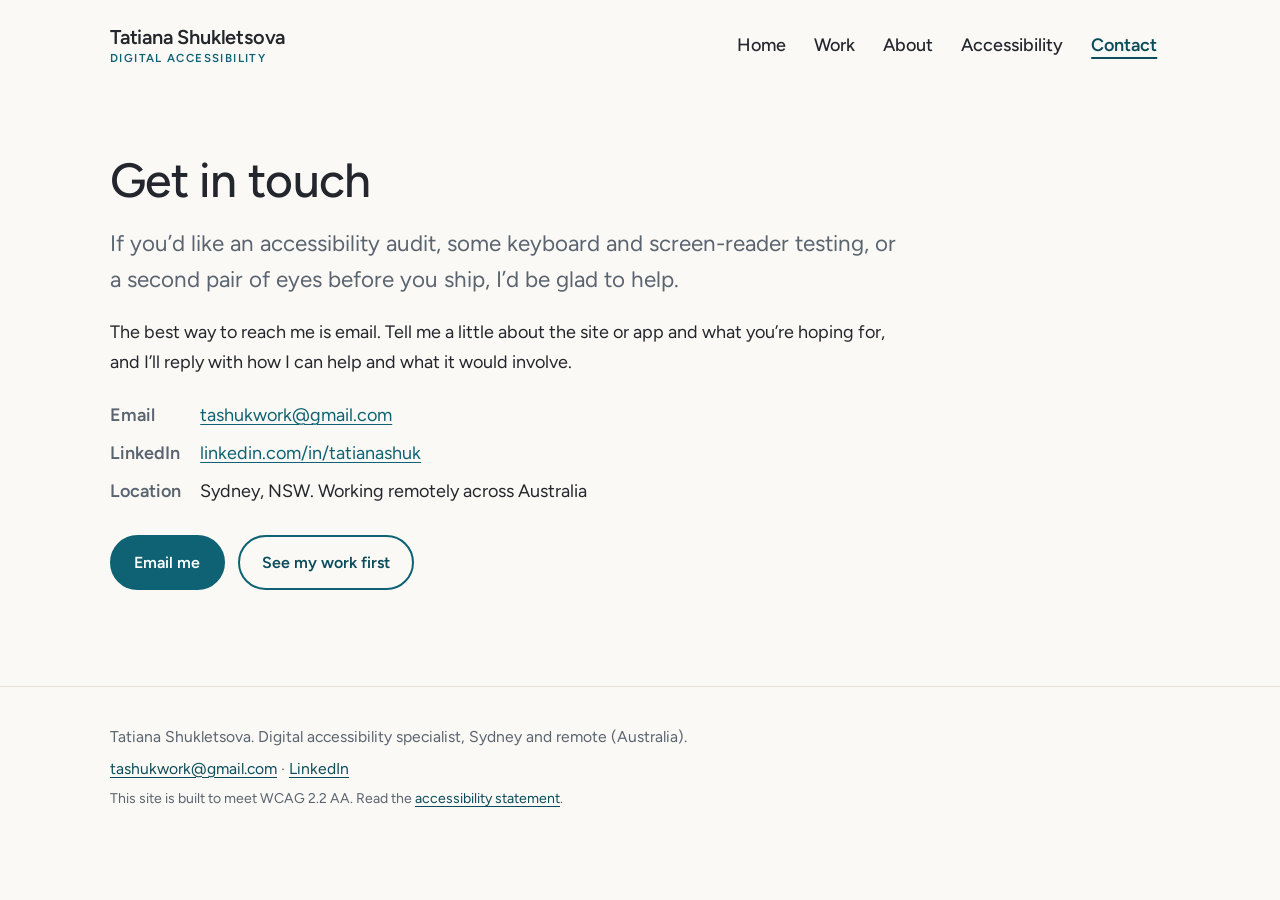
<file: contact.html>
<!DOCTYPE html>
<html lang="en-AU">
<head>
  <meta charset="utf-8">
  <meta name="viewport" content="width=device-width, initial-scale=1">
  <title>Contact | Tatiana Shukletsova</title>
  <meta name="description" content="Get in touch with Tatiana Shukletsova about accessibility audits and testing. Sydney and remote across Australia.">
  <link rel="stylesheet" href="assets/style.css?v=3">
</head>
<body>
  <a class="skip-link" href="#main">Skip to main content</a>

  <header class="site-header">
    <div class="wrap header-inner">
      <a class="brand" href="index.html">Tatiana Shukletsova<span class="brand-sub">Digital accessibility</span></a>
      <nav class="site-nav" aria-label="Primary">
        <ul>
          <li><a href="index.html">Home</a></li>
          <li><a href="work.html">Work</a></li>
          <li><a href="about.html">About</a></li>
          <li><a href="accessibility.html">Accessibility</a></li>
          <li><a href="contact.html" aria-current="page">Contact</a></li>
        </ul>
      </nav>
    </div>
  </header>

  <main id="main" tabindex="-1" class="wrap">
    <h1>Get in touch</h1>
    <div class="prose">
      <p class="lede">If you&rsquo;d like an accessibility audit, some keyboard and screen-reader testing, or a second pair of eyes before you ship, I&rsquo;d be glad to help.</p>

      <p>The best way to reach me is email. Tell me a little about the site or app and what you&rsquo;re hoping for, and I&rsquo;ll reply with how I can help and what it would involve.</p>

      <dl class="meta">
        <dt>Email</dt><dd><a href="mailto:tashukwork@gmail.com">tashukwork@gmail.com</a></dd>
        <dt>LinkedIn</dt><dd><a href="https://www.linkedin.com/in/tatianashuk">linkedin.com/in/tatianashuk</a></dd>
        <dt>Location</dt><dd>Sydney, NSW. Working remotely across Australia</dd>
      </dl>

      <div class="btn-row">
        <a class="btn btn-primary" href="mailto:tashukwork@gmail.com">Email me</a>
        <a class="btn btn-ghost" href="work.html">See my work first</a>
      </div>
    </div>
  </main>

  <footer class="site-footer">
    <div class="wrap">
      <p>Tatiana Shukletsova. Digital accessibility specialist, Sydney and remote (Australia).</p>
      <p><a href="mailto:tashukwork@gmail.com">tashukwork@gmail.com</a> &middot; <a href="https://www.linkedin.com/in/tatianashuk">LinkedIn</a></p>
      <p class="fineprint">This site is built to meet WCAG&nbsp;2.2&nbsp;AA. Read the <a href="accessibility.html">accessibility statement</a>.</p>
    </div>
  </footer>
</body>
</html>
</file>
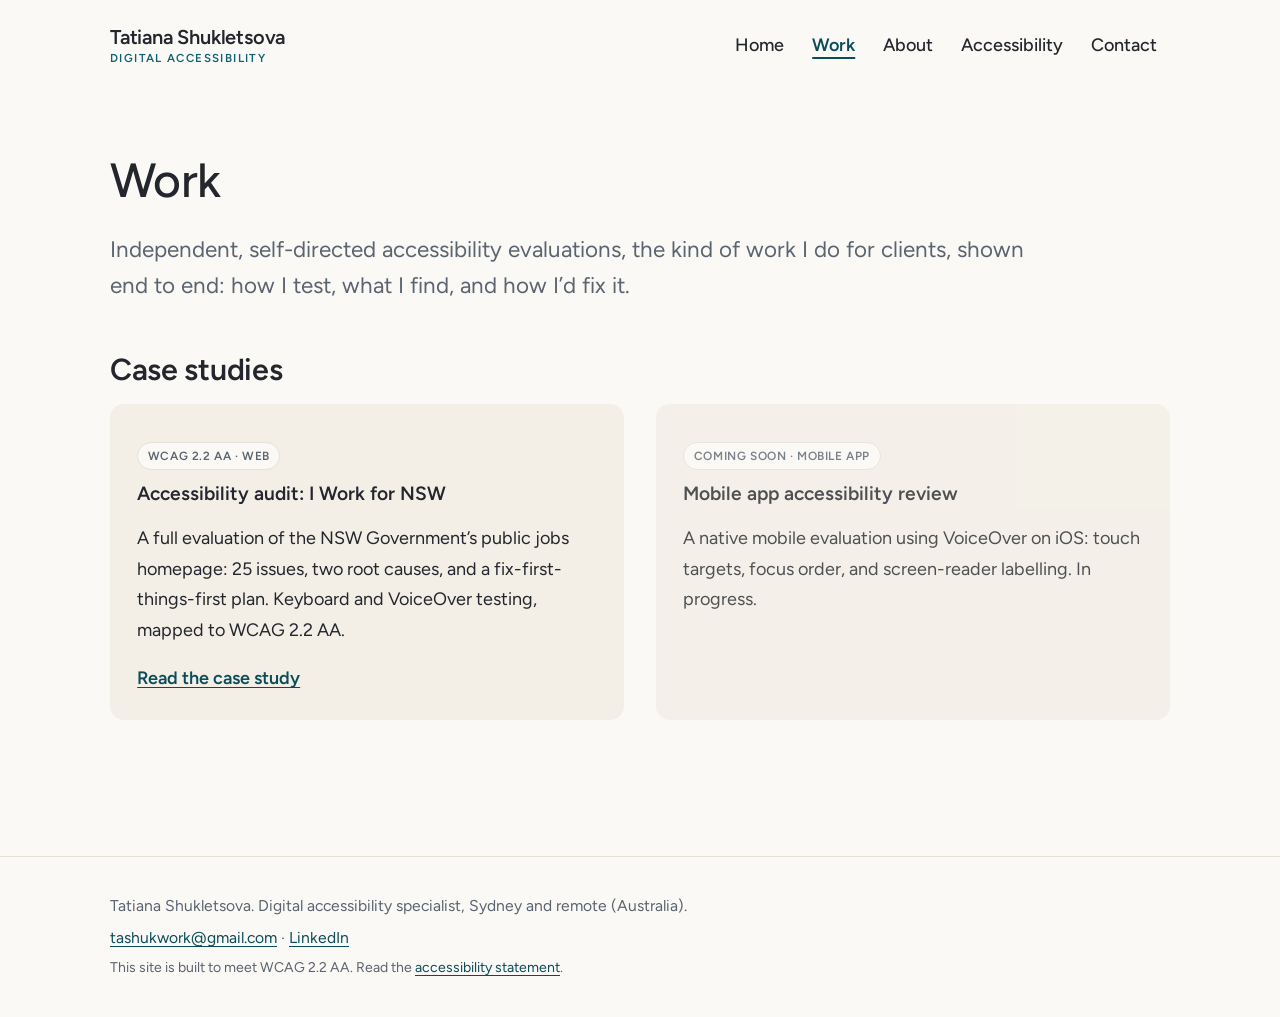
<file: work.html>
<!DOCTYPE html>
<html lang="en-AU">
<head>
  <meta charset="utf-8">
  <meta name="viewport" content="width=device-width, initial-scale=1">
  <title>Work | Tatiana Shukletsova</title>
  <meta name="description" content="Accessibility case studies by Tatiana Shukletsova, including a WCAG 2.2 AA audit of the I Work for NSW homepage.">
  <link rel="stylesheet" href="assets/style.css?v=3">
</head>
<body>
  <a class="skip-link" href="#main">Skip to main content</a>

  <header class="site-header">
    <div class="wrap header-inner">
      <a class="brand" href="index.html">Tatiana Shukletsova<span class="brand-sub">Digital accessibility</span></a>
      <nav class="site-nav" aria-label="Primary">
        <ul>
          <li><a href="index.html">Home</a></li>
          <li><a href="work.html" aria-current="page">Work</a></li>
          <li><a href="about.html">About</a></li>
          <li><a href="accessibility.html">Accessibility</a></li>
          <li><a href="contact.html">Contact</a></li>
        </ul>
      </nav>
    </div>
  </header>

  <main id="main" tabindex="-1" class="wrap">
    <h1>Work</h1>
    <p class="lede">Independent, self-directed accessibility evaluations, the kind of work I do for clients, shown end to end: how I test, what I find, and how I&rsquo;d fix it.</p>

    <section class="section" aria-labelledby="cs-h">
      <h2 id="cs-h">Case studies</h2>
      <div class="grid cols-2">

        <a class="card-link" href="case-iworkfornsw.html">
          <div class="card">
            <p class="tag">WCAG 2.2 AA &middot; Web</p>
            <h3>Accessibility audit: I Work for NSW</h3>
            <p>A full evaluation of the NSW Government&rsquo;s public jobs homepage: 25 issues, two root causes, and a fix-first-things-first plan. Keyboard and VoiceOver testing, mapped to WCAG&nbsp;2.2&nbsp;AA.</p>
            <p class="more">Read the case study</p>
          </div>
        </a>

        <!-- To add the mobile-app case study later: copy case-iworkfornsw.html to
             case-mobile-app.html, replace its content, then turn the card below into a
             real link (add href and the card-link wrapper like the one above). -->
        <div class="card card--soon" aria-label="Upcoming case study">
          <p class="tag">Coming soon &middot; Mobile app</p>
          <h3>Mobile app accessibility review</h3>
          <p>A native mobile evaluation using VoiceOver on iOS: touch targets, focus order, and screen-reader labelling. In progress.</p>
        </div>

      </div>
    </section>
  </main>

  <footer class="site-footer">
    <div class="wrap">
      <p>Tatiana Shukletsova. Digital accessibility specialist, Sydney and remote (Australia).</p>
      <p><a href="mailto:tashukwork@gmail.com">tashukwork@gmail.com</a> &middot; <a href="https://www.linkedin.com/in/tatianashuk">LinkedIn</a></p>
      <p class="fineprint">This site is built to meet WCAG&nbsp;2.2&nbsp;AA. Read the <a href="accessibility.html">accessibility statement</a>.</p>
    </div>
  </footer>
</body>
</html>
</file>
<file: assets/style.css>
/* =========================================================
   Tatiana Shukletsova — Accessibility portfolio
   Warm, editorial, and calm. Built to meet WCAG 2.2 AA.
   Single stylesheet, no build step, no JavaScript required.
   ========================================================= */

@import url('https://fonts.googleapis.com/css2?family=Figtree:wght@400;500;600;700;800&display=swap');

:root {
  --ink:        #23262c;   /* warm near-black body text            */
  --muted:      #5a6470;   /* secondary text (>= 4.7:1 on cream)   */
  --bg:         #fbf9f5;   /* warm off-white / cream               */
  --surface:    #f3efe7;   /* cards / panels (warm)                */
  --surface-2:  #ebe5d9;
  --line:       #e6e0d4;   /* soft warm borders                    */
  --accent:     #0e6273;   /* teal — links / brand                 */
  --accent-dark:#0a4c5a;   /* hover                                */
  --focus:      #0a4c5a;   /* focus ring                           */

  /* severity colours — all >= 4.5:1 with white text */
  --sev-critical: #8a1220;
  --sev-serious:  #97430e;
  --sev-moderate: #5c4a00;
  --sev-minor:    #33566b;

  --sans:  "Figtree", -apple-system, BlinkMacSystemFont, "Segoe UI", Roboto, Helvetica, Arial, sans-serif;

  --maxw: 1060px;
  --prose: 66ch;
  --radius: 14px;
  --gap: clamp(1.1rem, 2.5vw, 2rem);
}

/* ---------- base ---------- */
*, *::before, *::after { box-sizing: border-box; }
html { -webkit-text-size-adjust: 100%; }
body {
  margin: 0;
  background: var(--bg);
  color: var(--ink);
  font-family: var(--sans);
  font-size: 1.125rem;      /* 18px */
  line-height: 1.7;
  font-weight: 400;
  -webkit-font-smoothing: antialiased;
}
img { max-width: 100%; height: auto; }

/* ---------- links ---------- */
a { color: var(--accent); text-underline-offset: 3px; text-decoration-thickness: 1px; }
a:hover { color: var(--accent-dark); }

/* ---------- visible focus (the thing the audit found missing everywhere) ---------- */
:focus-visible {
  outline: 3px solid var(--focus);
  outline-offset: 2px;
  border-radius: 4px;
}
a:focus, button:focus, [tabindex]:focus { outline: 3px solid var(--focus); outline-offset: 2px; }
a:focus:not(:focus-visible), button:focus:not(:focus-visible) { outline: none; }

/* ---------- skip link ---------- */
.skip-link {
  position: absolute; left: 1rem; top: -4rem; z-index: 100;
  background: var(--ink); color: #fff;
  padding: .65rem 1.1rem; border-radius: 0 0 10px 10px;
  text-decoration: underline; transition: top .15s ease;
}
.skip-link:focus { top: 0; color: #fff; }

/* ---------- layout ---------- */
.wrap { width: min(100% - 2.5rem, var(--maxw)); margin-inline: auto; }
main { display: block; padding: clamp(2rem, 5vw, 4rem) 0 1.5rem; }
main:focus { outline: none; }
.prose { max-width: var(--prose); }
.prose p, .prose ul, .prose ol { margin: 0 0 1.2rem; }

/* ---------- header / nav ---------- */
.site-header { background: transparent; }
.header-inner {
  display: flex; flex-wrap: wrap; align-items: center; justify-content: space-between;
  gap: .5rem 1.5rem; padding: 1.4rem 0 1.2rem;
}
.brand {
  font-family: var(--sans);
  font-weight: 600; font-size: 1.25rem; color: var(--ink); letter-spacing: -.01em;
  text-decoration: none; line-height: 1.15; display: inline-flex; flex-direction: column;
}
.brand:hover { color: var(--ink); }
.brand-sub {
  font-family: var(--sans);
  font-weight: 600; font-size: .72rem; letter-spacing: .12em; text-transform: uppercase;
  color: var(--accent); margin-top: .15rem;
}
.site-nav ul { list-style: none; margin: 0; padding: 0; display: flex; flex-wrap: wrap; gap: .15rem; }
.site-nav a {
  display: inline-block; padding: .5rem .8rem; color: var(--ink);
  text-decoration: none; border-radius: 999px; font-weight: 500;
}
.site-nav a:hover { background: var(--surface); color: var(--accent-dark); }
.site-nav a[aria-current="page"] { color: var(--accent-dark); font-weight: 600; text-decoration: underline; text-decoration-thickness: 2px; text-underline-offset: 6px; }

/* ---------- headings ---------- */
h1, h2, h3 { font-family: var(--sans); color: var(--ink); font-weight: 600; line-height: 1.2; }
h1 { font-size: clamp(2.1rem, 4.8vw, 3rem); margin: 0 0 1rem; font-weight: 500; letter-spacing: -.015em; }
h2 { font-size: clamp(1.5rem, 3.2vw, 1.9rem); margin: 2.8rem 0 1rem; letter-spacing: -.01em; }
h3 { font-size: 1.25rem; margin: 1.8rem 0 .6rem; font-weight: 600; }
.card h3, .stat, .site-nav { }   /* keep specific overrides below */
.lede {
  font-size: clamp(1.2rem, 2.2vw, 1.4rem); line-height: 1.6; color: var(--muted);
  max-width: var(--prose); font-weight: 400;
}
.eyebrow {
  font-family: var(--sans);
  text-transform: uppercase; letter-spacing: .13em; font-size: .78rem; font-weight: 600;
  color: var(--accent); margin: 0 0 1rem;
}

/* ---------- hero ---------- */
.hero { padding: clamp(1rem, 4vw, 2.5rem) 0 1rem; }
.hero .lede { margin-top: .5rem; }

/* ---------- buttons ---------- */
.btn-row { display: flex; flex-wrap: wrap; gap: .8rem; margin: 1.8rem 0 .5rem; }
.btn {
  font-family: var(--sans);
  display: inline-block; padding: .75rem 1.4rem; border-radius: 999px;
  font-weight: 600; font-size: 1rem; text-decoration: none; border: 2px solid var(--accent);
  transition: background .15s ease, color .15s ease;
}
.btn-primary { background: var(--accent); color: #fff; }
.btn-primary:hover { background: var(--accent-dark); border-color: var(--accent-dark); color: #fff; }
.btn-ghost { background: transparent; color: var(--accent-dark); }
.btn-ghost:hover { background: #e6dccb; border-color: var(--accent-dark); color: var(--accent-dark); }

/* ---------- cards ---------- */
.grid { display: grid; gap: var(--gap); }
.grid.cols-3 { grid-template-columns: repeat(auto-fit, minmax(240px, 1fr)); }
.grid.cols-2 { grid-template-columns: repeat(auto-fit, minmax(290px, 1fr)); }
.card {
  background: var(--surface); border: none; border-radius: var(--radius);
  padding: 1.6rem 1.7rem;
}
.card h3 { margin-top: 0; font-family: var(--sans); font-weight: 600; font-size: 1.2rem; }
.card p:last-child { margin-bottom: 0; }
.card-link { display: block; text-decoration: none; color: inherit; }
.card-link:hover { color: inherit; }
.card-link:hover .card { background: var(--surface-2); }
.card-link .more { color: var(--accent-dark); font-weight: 600; text-decoration: underline; text-underline-offset: 3px; }
.card--soon { opacity: .8; }
.tag {
  display: inline-block; font-family: var(--sans);
  font-size: .74rem; font-weight: 600; letter-spacing: .05em; text-transform: uppercase;
  color: var(--muted); background: var(--bg); border: 1px solid var(--line);
  padding: .2rem .6rem; border-radius: 999px;
}

/* ---------- stats row ---------- */
.stats { display: grid; grid-template-columns: repeat(auto-fit, minmax(120px,1fr)); gap: .8rem; margin: 1.8rem 0; }
.stat { background: var(--surface); border: none; border-radius: var(--radius); padding: 1.2rem 1rem; text-align: center; }
.stat .num { display: block; font-family: var(--sans); font-size: 2.2rem; font-weight: 600; color: var(--ink); line-height: 1; }
.stat .lbl { display: block; font-size: .85rem; color: var(--muted); margin-top: .45rem; }

/* ---------- tables ---------- */
.table-scroll { overflow-x: auto; margin: 1.4rem 0; }
table { border-collapse: collapse; width: 100%; font-size: 1rem; }
caption { text-align: left; color: var(--muted); font-size: .92rem; margin-bottom: .6rem; }
th, td { text-align: left; padding: .7rem .8rem; border-bottom: 1px solid var(--line); vertical-align: top; }
thead th { font-family: var(--sans); font-weight: 600; background: var(--surface); border-bottom: 2px solid var(--line); }
tbody tr:hover { background: var(--surface); }

/* ---------- severity badges ---------- */
.sev { display: inline-block; color: #fff; font-size: .78rem; font-weight: 600; padding: .14rem .55rem; border-radius: 999px; white-space: nowrap; }
.sev-critical { background: var(--sev-critical); }
.sev-serious  { background: var(--sev-serious); }
.sev-moderate { background: var(--sev-moderate); }
.sev-minor    { background: var(--sev-minor); }

/* ---------- callout ---------- */
.callout {
  background: var(--surface);
  border-left: 4px solid var(--accent);
  border-radius: 0 var(--radius) var(--radius) 0;
  padding: 1.4rem 1.6rem; margin: 1.8rem 0;
}
.callout h2, .callout h3 { margin-top: 0; }
.callout p:last-child { margin-bottom: 0; }

/* ---------- code ---------- */
pre, code { font-family: ui-monospace, SFMono-Regular, Menlo, Consolas, monospace; }
pre {
  background: #14343c; color: #eaf2f4; padding: 1.1rem 1.2rem;
  border-radius: var(--radius); overflow-x: auto; font-size: .9rem; line-height: 1.55;
}
:not(pre) > code { background: var(--surface-2); padding: .1rem .4rem; border-radius: 5px; font-size: .9em; }
.fix-grid { display: grid; gap: 1.1rem; grid-template-columns: repeat(auto-fit, minmax(260px, 1fr)); margin: 1.1rem 0; }
.fix-grid h3 { margin: 0 0 .4rem; font-size: 1.05rem; font-family: var(--sans); font-weight: 600; }

/* ---------- evidence gallery ---------- */
.gallery { display: grid; gap: var(--gap); grid-template-columns: repeat(auto-fit, minmax(280px, 1fr)); margin: 1.4rem 0; align-items: start; }
.gallery figure { margin: 0; background: var(--surface); border: none; border-radius: var(--radius); overflow: hidden; }
.gallery figure a { display: block; line-height: 0; }
.gallery figure img { width: 100%; height: auto; display: block; border-bottom: 1px solid var(--line); }
.gallery figcaption { line-height: 1.55; font-size: .95rem; color: var(--ink); padding: 1.1rem 1.3rem 1.5rem; }
.gallery .figlink { display: inline-block; margin-top: 1.2rem; padding: .1rem 0; color: var(--accent-dark); font-size: 1rem; font-weight: 600; text-decoration: underline; text-underline-offset: 3px; }
.gallery .figlink:hover { color: var(--accent); }

/* ---------- definition-style meta list ---------- */
.meta { display: grid; grid-template-columns: max-content 1fr; gap: .45rem 1.2rem; margin: 1.4rem 0; }
.meta dt { font-weight: 600; color: var(--muted); }
.meta dd { margin: 0; }

/* ---------- footer ---------- */
.site-footer {
  margin-top: 4rem; border-top: 1px solid var(--line); background: transparent;
  color: var(--muted); padding: 2rem 0; font-size: .98rem;
}
.site-footer p { margin: .3rem 0; }
.site-footer a { color: var(--accent-dark); }
.fineprint { font-size: .88rem; }

/* ---------- utilities ---------- */
.section { margin: 3rem 0; }
.center { text-align: center; }
.visually-hidden {
  position: absolute !important; width: 1px; height: 1px;
  padding: 0; margin: -1px; overflow: hidden; clip: rect(0 0 0 0);
  white-space: nowrap; border: 0;
}

/* ---------- motion ---------- */
@media (prefers-reduced-motion: reduce) {
  * { animation-duration: .001ms !important; transition-duration: .001ms !important; scroll-behavior: auto !important; }
}

/* ---------- print ---------- */
@media print {
  .site-header, .site-footer, .skip-link, .btn-row { display: none; }
  body { color: #000; background: #fff; }
  a { color: #000; text-decoration: underline; }
}
</file>
